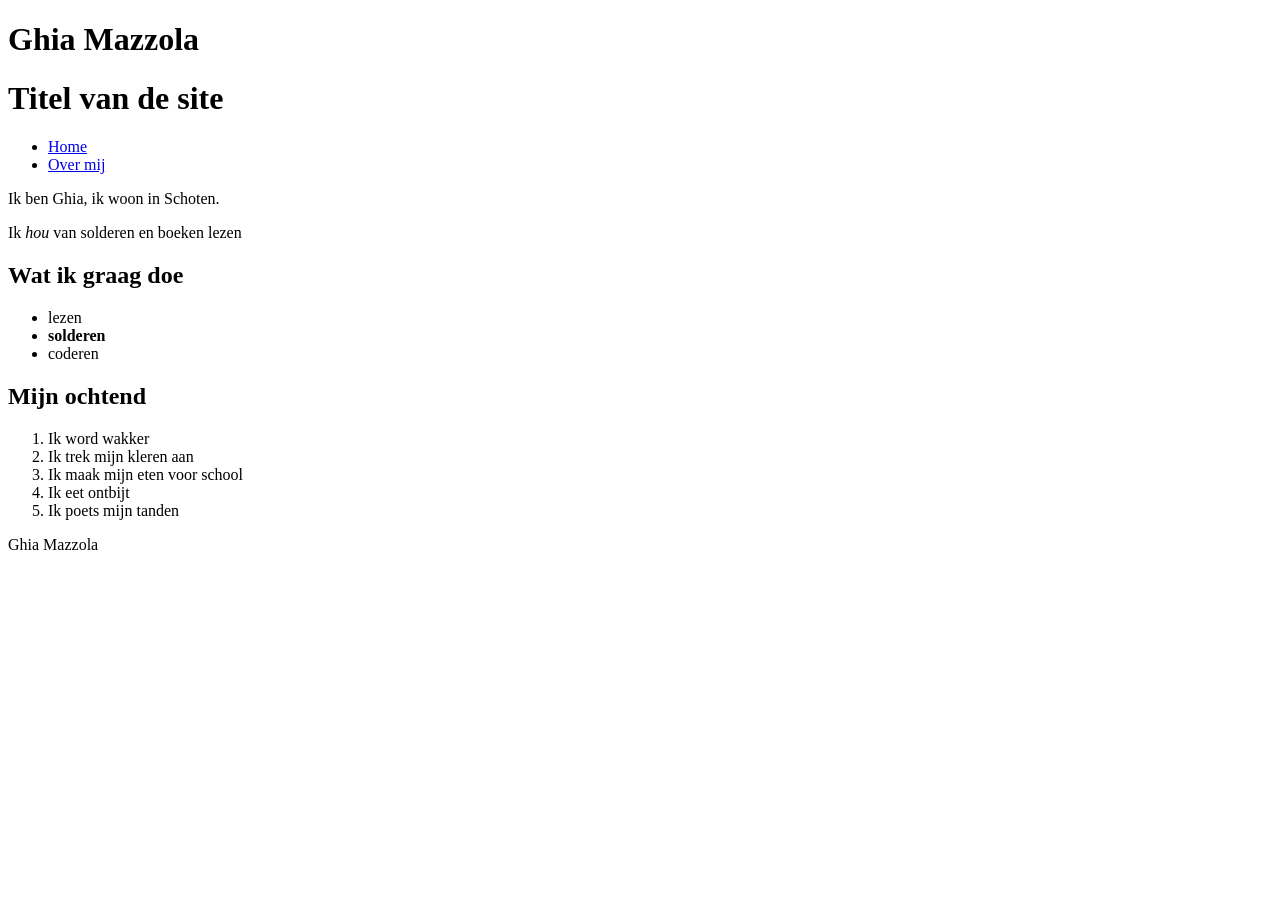
<file: labo-01/index.html>
<!DOCTYPE html>
<html lang="en">
<head>
    <meta charset="UTF-8">
    <meta name="viewport" content="width=device-width, initial-scale=1.0">
    <title>Document</title>
</head>
<body>
    <header> <h1>Ghia Mazzola</h1>

        <h1>Titel van de site</h1>
        <nav>
            <ul>
            <li><a href="index.html">Home</a></li>
            <li><a href="over-mij.html">Over mij</a></li>
            </ul>
        </nav>
    </header>
    <main>
   
    <p>Ik ben Ghia, ik woon in Schoten.</p>
    <p>Ik <em>hou</em> van solderen en boeken lezen</p>
    <h2>Wat ik graag doe</h2>
    <ul>
        <li>lezen</li>
        <li><strong>solderen</strong></li>
        <li>coderen</li>
    </ul>

    <h2>Mijn ochtend</h2>
        <ol>
            <li>Ik word wakker</li>
            <li>Ik trek mijn kleren aan</li>
            <li>Ik maak mijn eten voor school</li>
            <li>Ik eet ontbijt</li>
            <li>Ik poets mijn tanden</li>
        </ol>
    </main>
    <footer>
        Ghia Mazzola
    </footer>
</body>
</html>
</file>
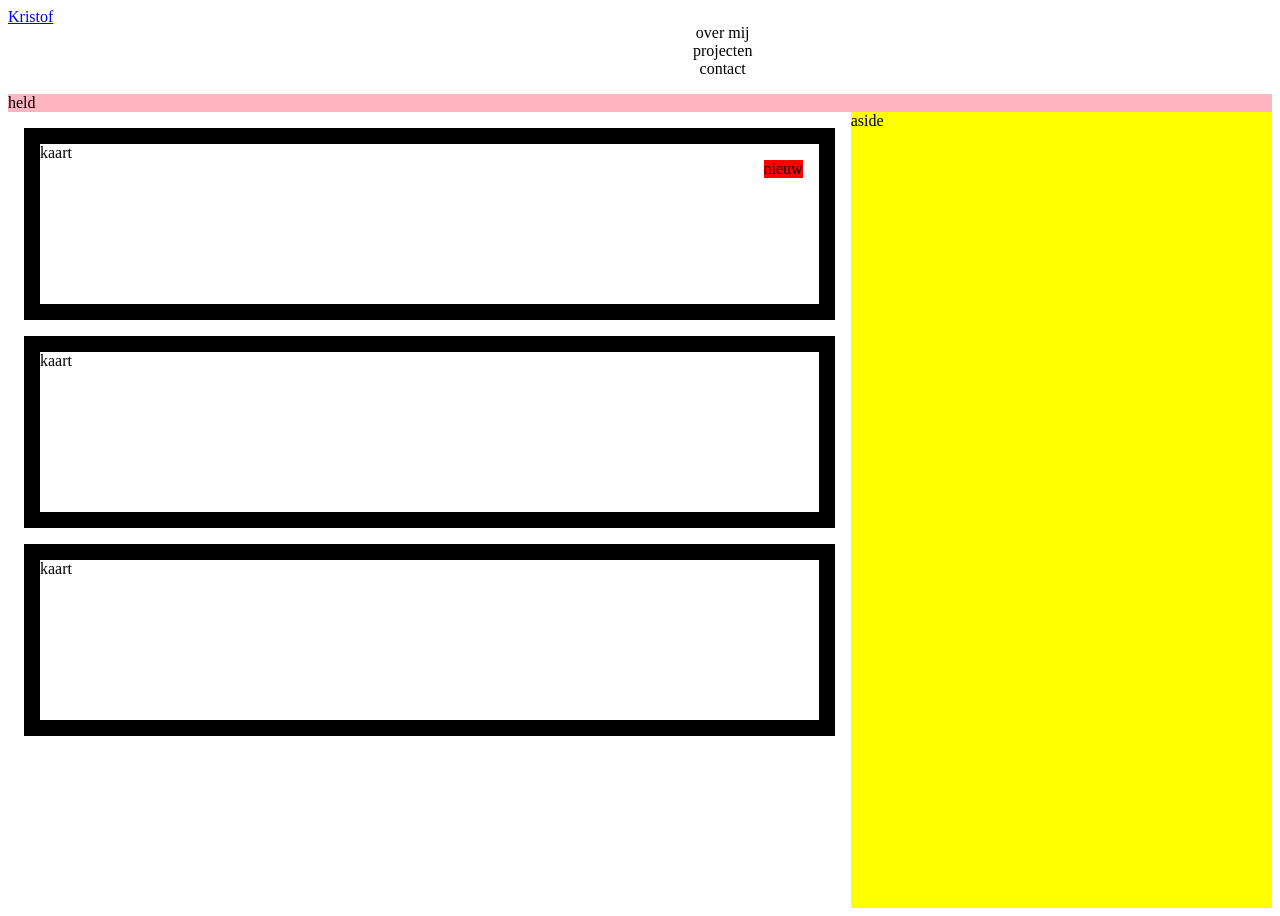
<file: testlab6/index.html>
<!DOCTYPE html>
<html lang="en">
<head>
    <meta charset="UTF-8">
    <meta name="viewport" content="width=device-width, initial-scale=1.0">
    <title>Document</title>
    <link rel="stylesheet" href="style.css">
</head>
<body>
 <header>
 <a class="naam" href="index.html">Kristof</a>
 <nav><ul><li>over mij</li><li>projecten</li><li>contact</li></ul></nav>
 </header>
 <section class="held">held</section>
 <main>
 <article class="kaart"><span class="badge">nieuw</span>kaart</article>
 <article class="kaart">kaart</article>
 <article class="kaart">kaart</article>
 </main>
 <aside>aside</aside>
 <footer
</body>
</html>
</file>
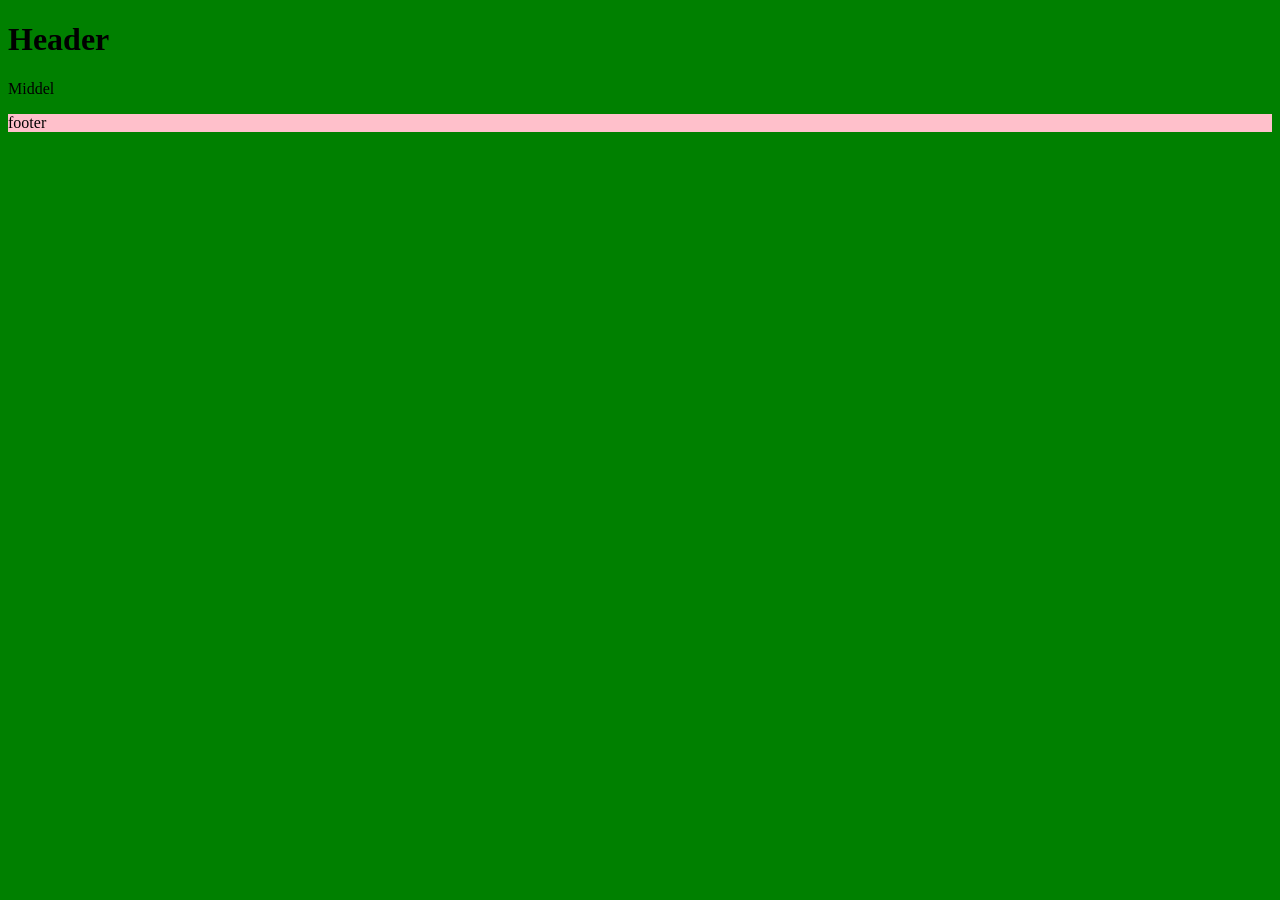
<file: testWebsite/index.html>
<!DOCTYPE html>
<html lang="en">
<head>
    <meta charset="UTF-8">
    <meta name="viewport" content="width=device-width, initial-scale=1.0">
    <title>Document</title>
    <link rel="stylesheet" href="CSS/style.css">
</head>
<body>
<div></div>
<div><h1>Header</h1></div>
<main>
    Middel
</main>
<footer>
    <p>footer</p>
</footer>
<div></div>
</body>
</html>
</file>
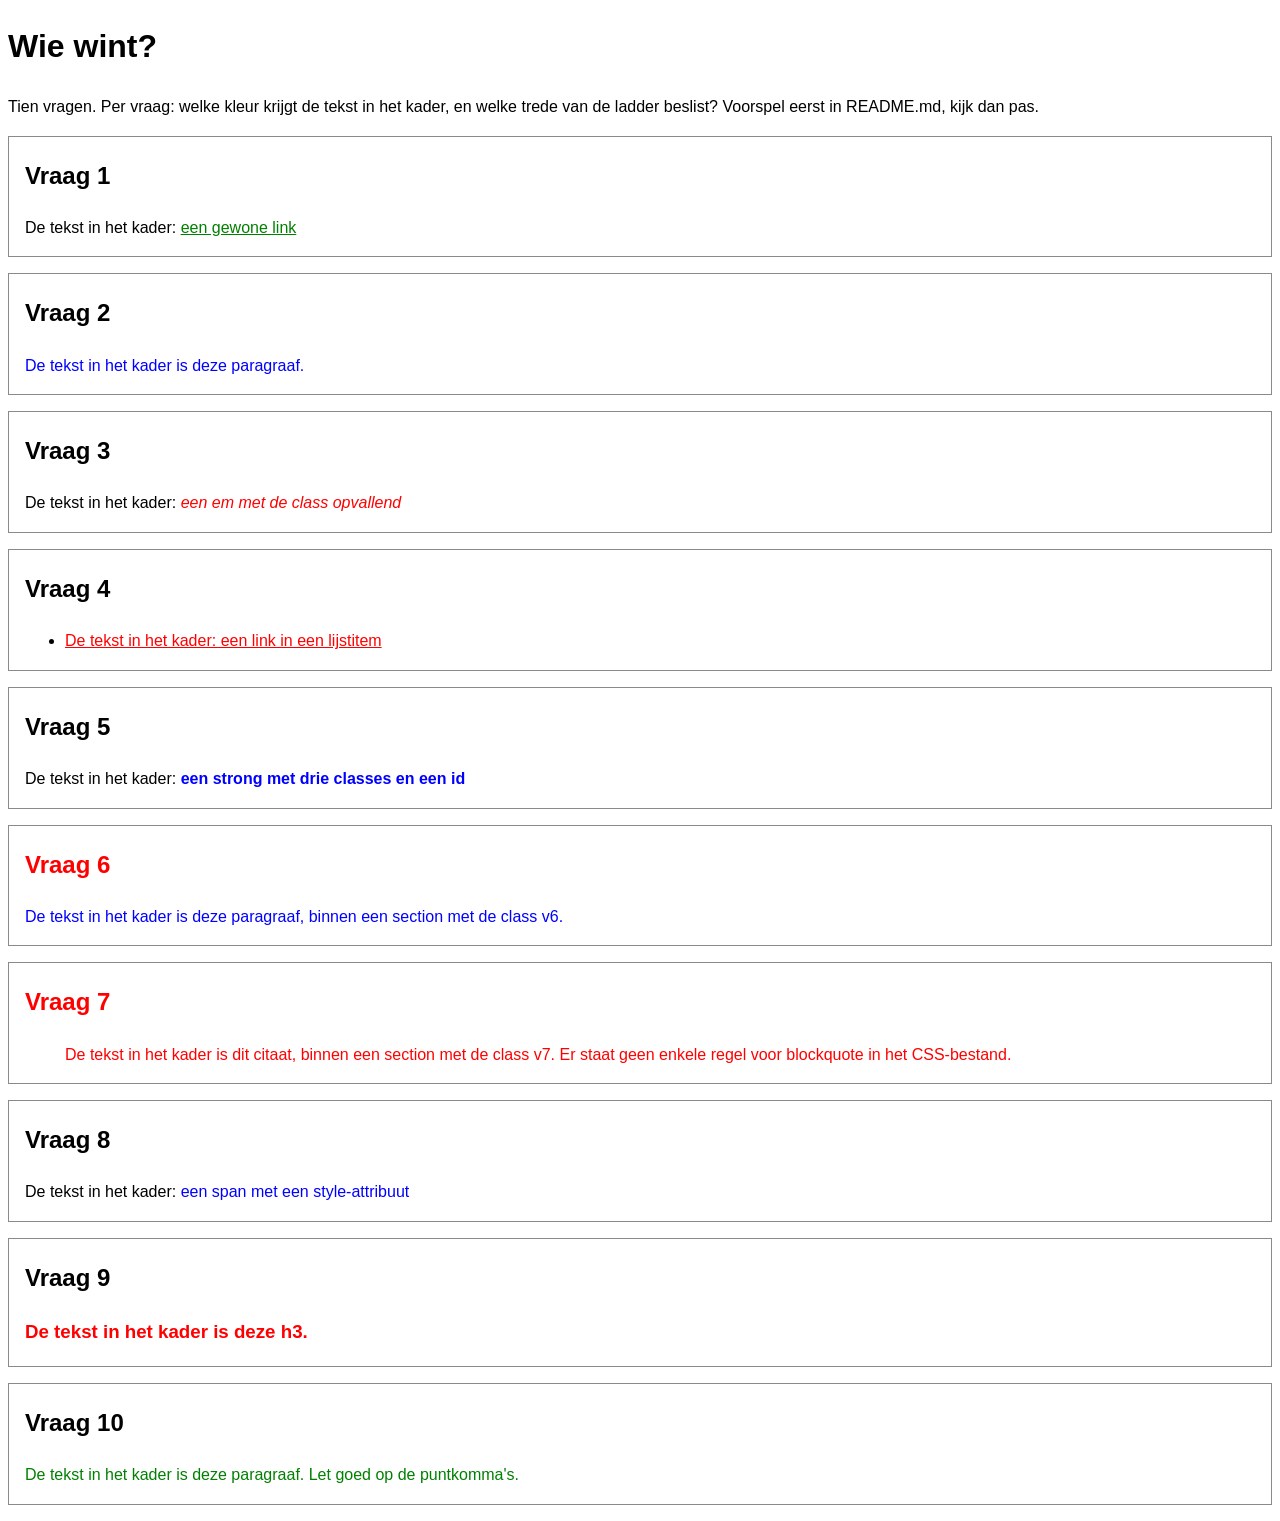
<file: labo-02/cascade/index.html>
<!-- index.html - oefening 3: voorspel, dan kijk. Wijzig dit bestand niet. -->
<!doctype html>
<html lang="nl">
  <head>
    <meta charset="utf-8">
    <meta name="viewport" content="width=device-width, initial-scale=1">
    <title>Wie wint? Tien vragen over de cascade</title>
    <link rel="stylesheet" href="css/stijl.css">
  </head>
  <body>
    <h1>Wie wint?</h1>
    <p>Tien vragen. Per vraag: welke kleur krijgt de tekst in het kader, en welke trede van de ladder beslist? Voorspel eerst in README.md, kijk dan pas.</p>

    <section class="vraag v1">
      <h2>Vraag 1</h2>
      <p>De tekst in het kader: <a href="#">een gewone link</a></p>
    </section>

    <section class="vraag v2">
      <h2>Vraag 2</h2>
      <p class="v2-tekst">De tekst in het kader is deze paragraaf.</p>
    </section>

    <section class="vraag v3">
      <h2>Vraag 3</h2>
      <p>De tekst in het kader: <em class="opvallend">een em met de class opvallend</em></p>
    </section>

    <section class="vraag v4">
      <h2>Vraag 4</h2>
      <ul>
        <li><a href="#">De tekst in het kader: een link in een lijstitem</a></li>
      </ul>
    </section>

    <section class="vraag v5">
      <h2>Vraag 5</h2>
      <p>De tekst in het kader: <strong class="een twee drie" id="v5-tekst">een strong met drie classes en een id</strong></p>
    </section>

    <section class="vraag v6">
      <h2>Vraag 6</h2>
      <p class="v6-tekst">De tekst in het kader is deze paragraaf, binnen een section met de class v6.</p>
    </section>

    <section class="vraag v7">
      <h2>Vraag 7</h2>
      <blockquote>De tekst in het kader is dit citaat, binnen een section met de class v7. Er staat geen enkele regel voor blockquote in het CSS-bestand.</blockquote>
    </section>

    <section class="vraag v8">
      <h2>Vraag 8</h2>
      <p>De tekst in het kader: <span class="v8-tekst" style="color: blue">een span met een style-attribuut</span></p>
    </section>

    <section class="vraag v9">
      <h2>Vraag 9</h2>
      <h3 class="v9-tekst">De tekst in het kader is deze h3.</h3>
    </section>

    <section class="vraag v10">
      <h2>Vraag 10</h2>
      <p class="v10-tekst">De tekst in het kader is deze paragraaf. Let goed op de puntkomma's.</p>
    </section>
  </body>
</html>
</file>
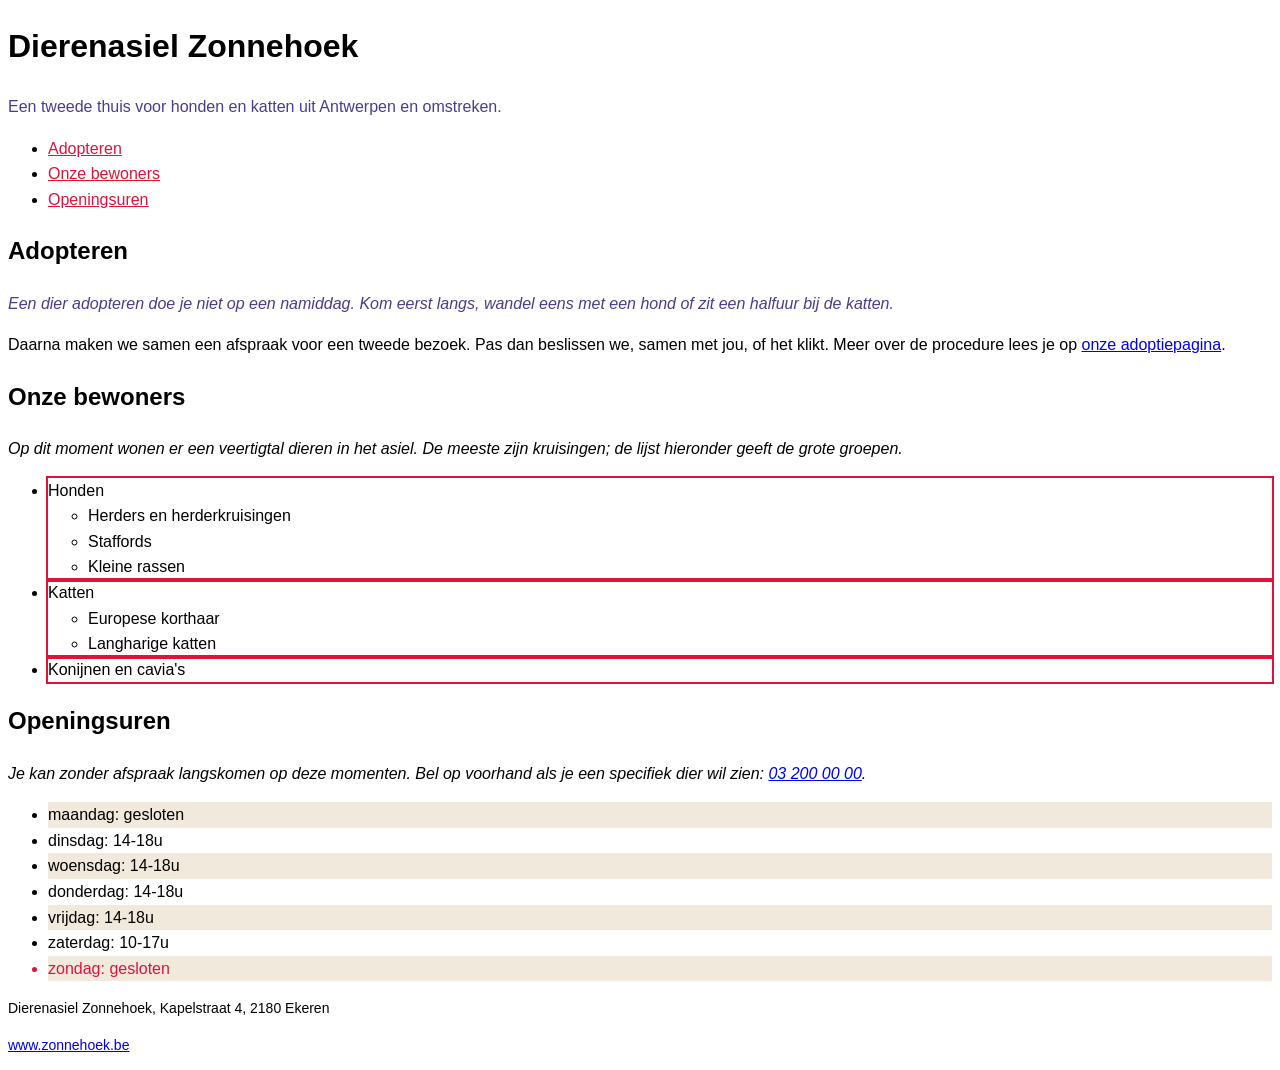
<file: labo-02/selectors/index.html>
<!-- index.html - oefening 2: selectors. Wijzig dit bestand niet; alles wat je nodig hebt, staat erin. -->
<!doctype html>
<html lang="nl">
  <head>
    <meta charset="utf-8">
    <meta name="viewport" content="width=device-width, initial-scale=1">
    <title>Dierenasiel Zonnehoek</title>
    <link rel="stylesheet" href="css/stijl.css">
  </head>
  <body>
    <header>
      <h1>Dierenasiel Zonnehoek</h1>
      <p class="slogan">Een tweede thuis voor honden en katten uit Antwerpen en omstreken.</p>
      <nav>
        <ul>
          <li><a href="#adopteren">Adopteren</a></li>
          <li><a href="#rassen">Onze bewoners</a></li>
          <li><a href="#uren">Openingsuren</a></li>
        </ul>
      </nav>
    </header>

    <main>
      <article>
        <h2 id="adopteren">Adopteren</h2>
        <p class="intro">Een dier adopteren doe je niet op een namiddag. Kom eerst langs, wandel eens met een hond of zit een halfuur bij de katten.</p>
        <p>Daarna maken we samen een afspraak voor een tweede bezoek. Pas dan beslissen we, samen met jou, of het klikt. Meer over de procedure lees je op <a href="https://www.zonnehoek.be/adoptie">onze adoptiepagina</a>.</p>

        <h2 id="rassen">Onze bewoners</h2>
        <p>Op dit moment wonen er een veertigtal dieren in het asiel. De meeste zijn kruisingen; de lijst hieronder geeft de grote groepen.</p>
        <ul class="rassen">
          <li>Honden
            <ul>
              <li>Herders en herderkruisingen</li>
              <li>Staffords</li>
              <li>Kleine rassen</li>
            </ul>
          </li>
          <li>Katten
            <ul>
              <li>Europese korthaar</li>
              <li>Langharige katten</li>
            </ul>
          </li>
          <li>Konijnen en cavia's</li>
        </ul>

        <h2 id="uren">Openingsuren</h2>
        <p>Je kan zonder afspraak langskomen op deze momenten. Bel op voorhand als je een specifiek dier wil zien: <a href="tel:+3232000000">03 200 00 00</a>.</p>
        <ul class="uren">
          <li>maandag: gesloten</li>
          <li>dinsdag: 14-18u</li>
          <li>woensdag: 14-18u</li>
          <li>donderdag: 14-18u</li>
          <li>vrijdag: 14-18u</li>
          <li>zaterdag: 10-17u</li>
          <li>zondag: gesloten</li>
        </ul>
      </article>
    </main>

    <footer>
      <p>Dierenasiel Zonnehoek, Kapelstraat 4, 2180 Ekeren</p>
      <p><a href="https://www.zonnehoek.be">www.zonnehoek.be</a></p>
    </footer>
  </body>
</html>
</file>
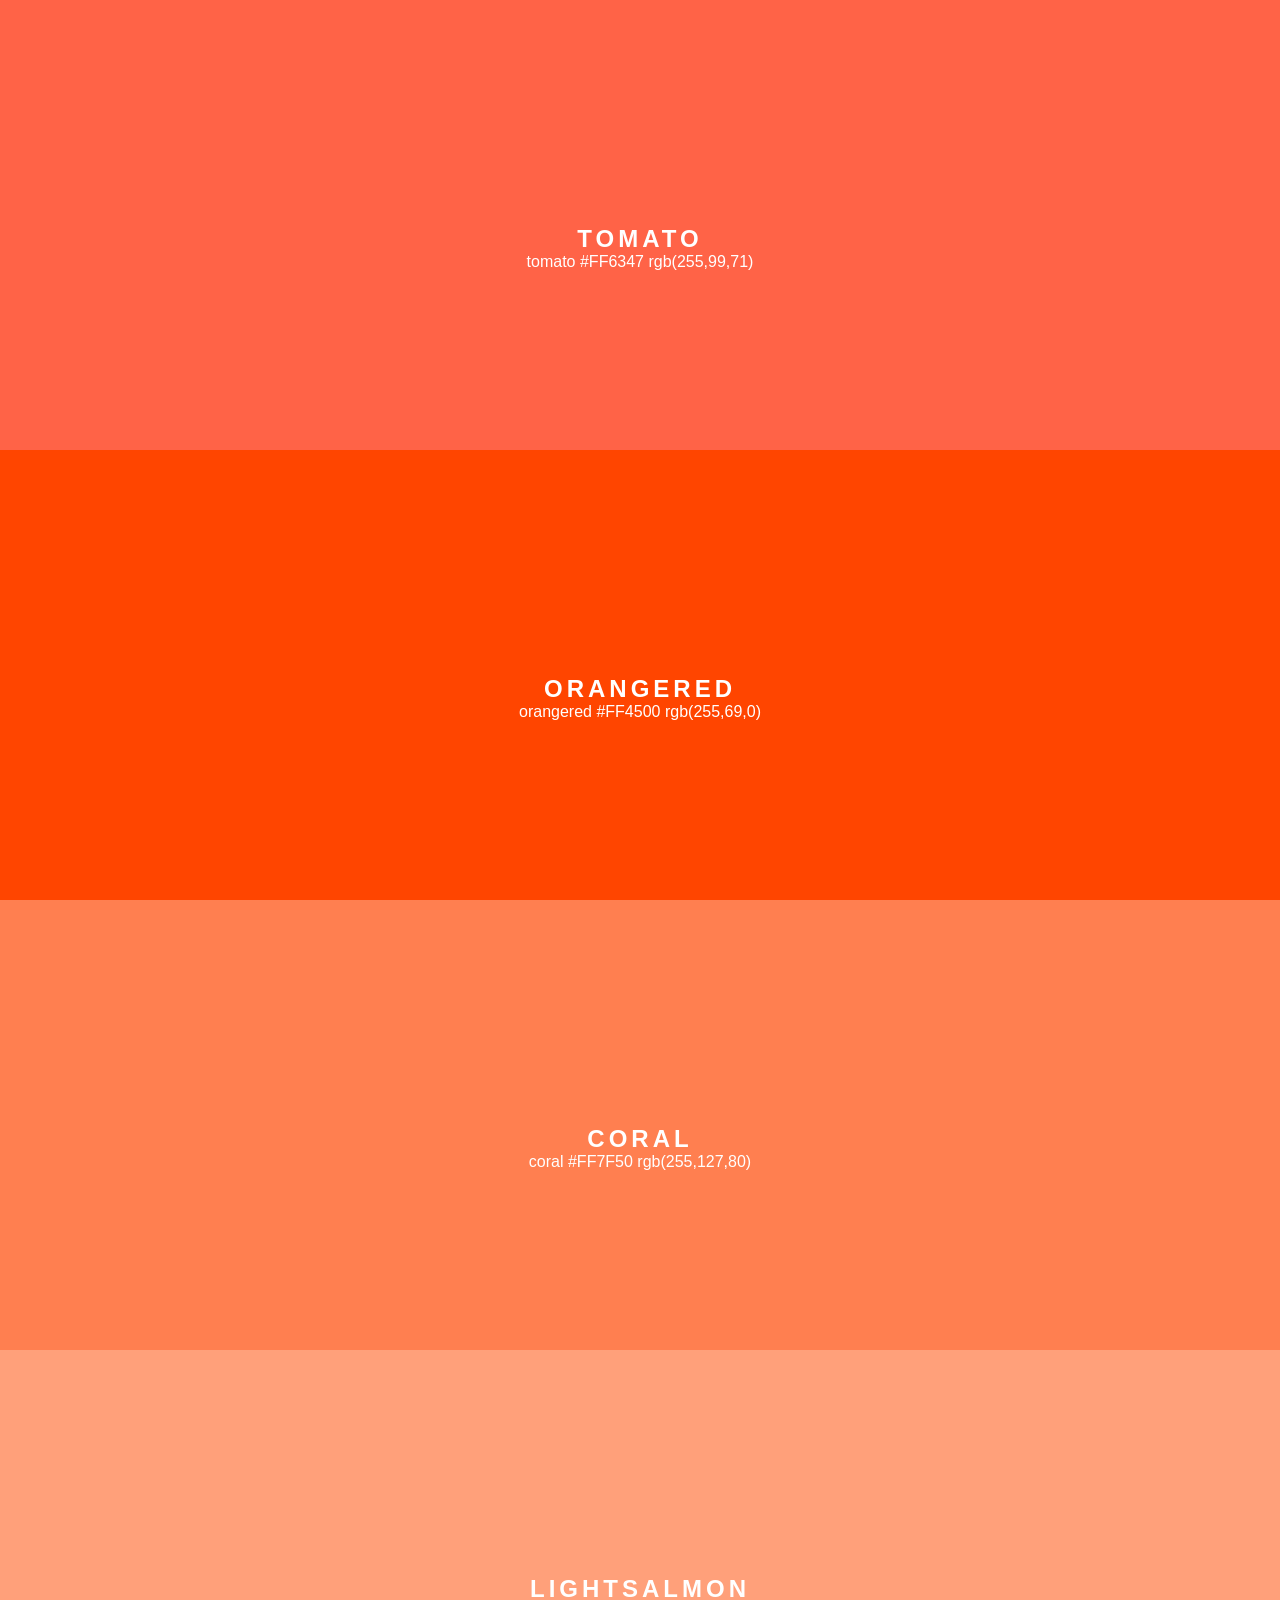
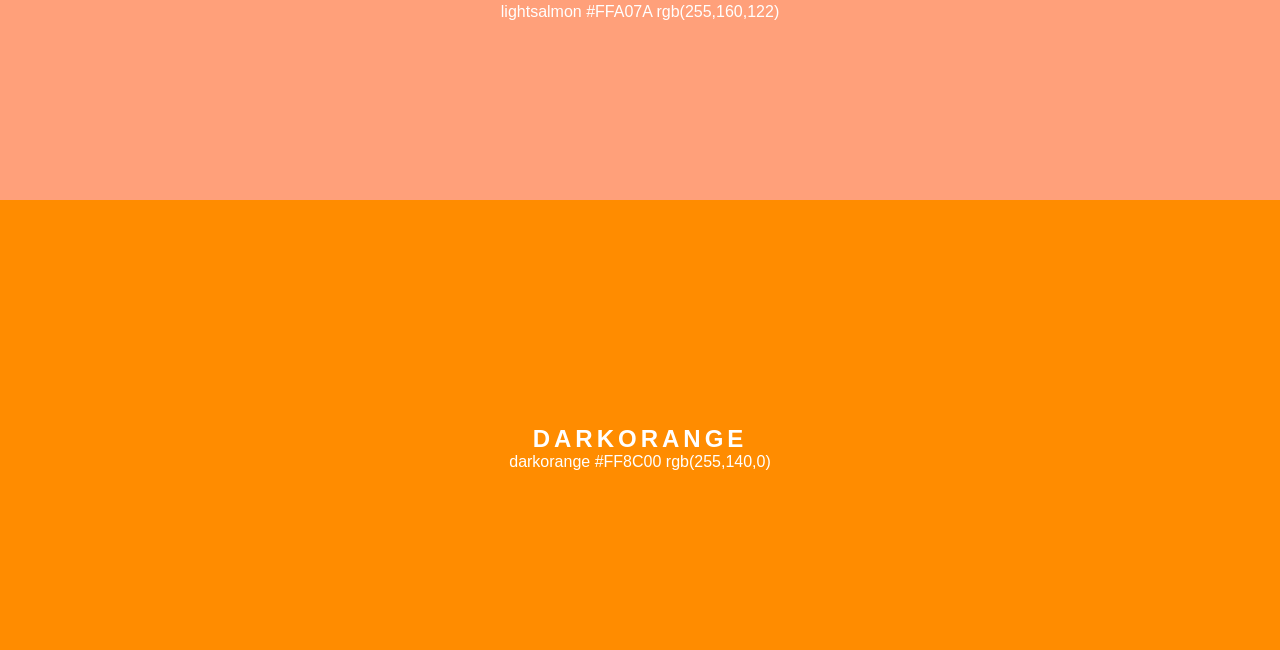
<file: Labo-03/kleuren/index.html>
<!doctype html>
<html lang="en">
<head>
  <meta charset="utf-8">
  <meta name="viewport" content="width=device-width, initial-scale=1">
  <title>Labo 3 - Kleurenstalen</title>
  <link rel="stylesheet" href="css/reset.css">
  <link rel="stylesheet" href="css/stijl.css">
</head>
<body>
  <!-- Do not change this file. Write your CSS in css/stijl.css. -->
  <ul>
    <li class="tomato">
      <h2>TOMATO</h2>
      <p class="codes"><span>tomato</span> <span>#FF6347</span> <span>rgb(255,99,71)</span></p>
    </li>
    <li class="orangered">
      <h2>ORANGERED</h2>
      <p class="codes"><span>orangered</span> <span>#FF4500</span> <span>rgb(255,69,0)</span></p>
    </li>
    <li class="coral">
      <h2>CORAL</h2>
      <p class="codes"><span>coral</span> <span>#FF7F50</span> <span>rgb(255,127,80)</span></p>
    </li>
    <li class="lightsalmon">
      <h2>LIGHTSALMON</h2>
      <p class="codes"><span>lightsalmon</span> <span>#FFA07A</span> <span>rgb(255,160,122)</span></p>
    </li>
    <li class="darkorange">
      <h2>DARKORANGE</h2>
      <p class="codes"><span>darkorange</span> <span>#FF8C00</span> <span>rgb(255,140,0)</span></p>
    </li>
  </ul>
</body>
</html>
</file>
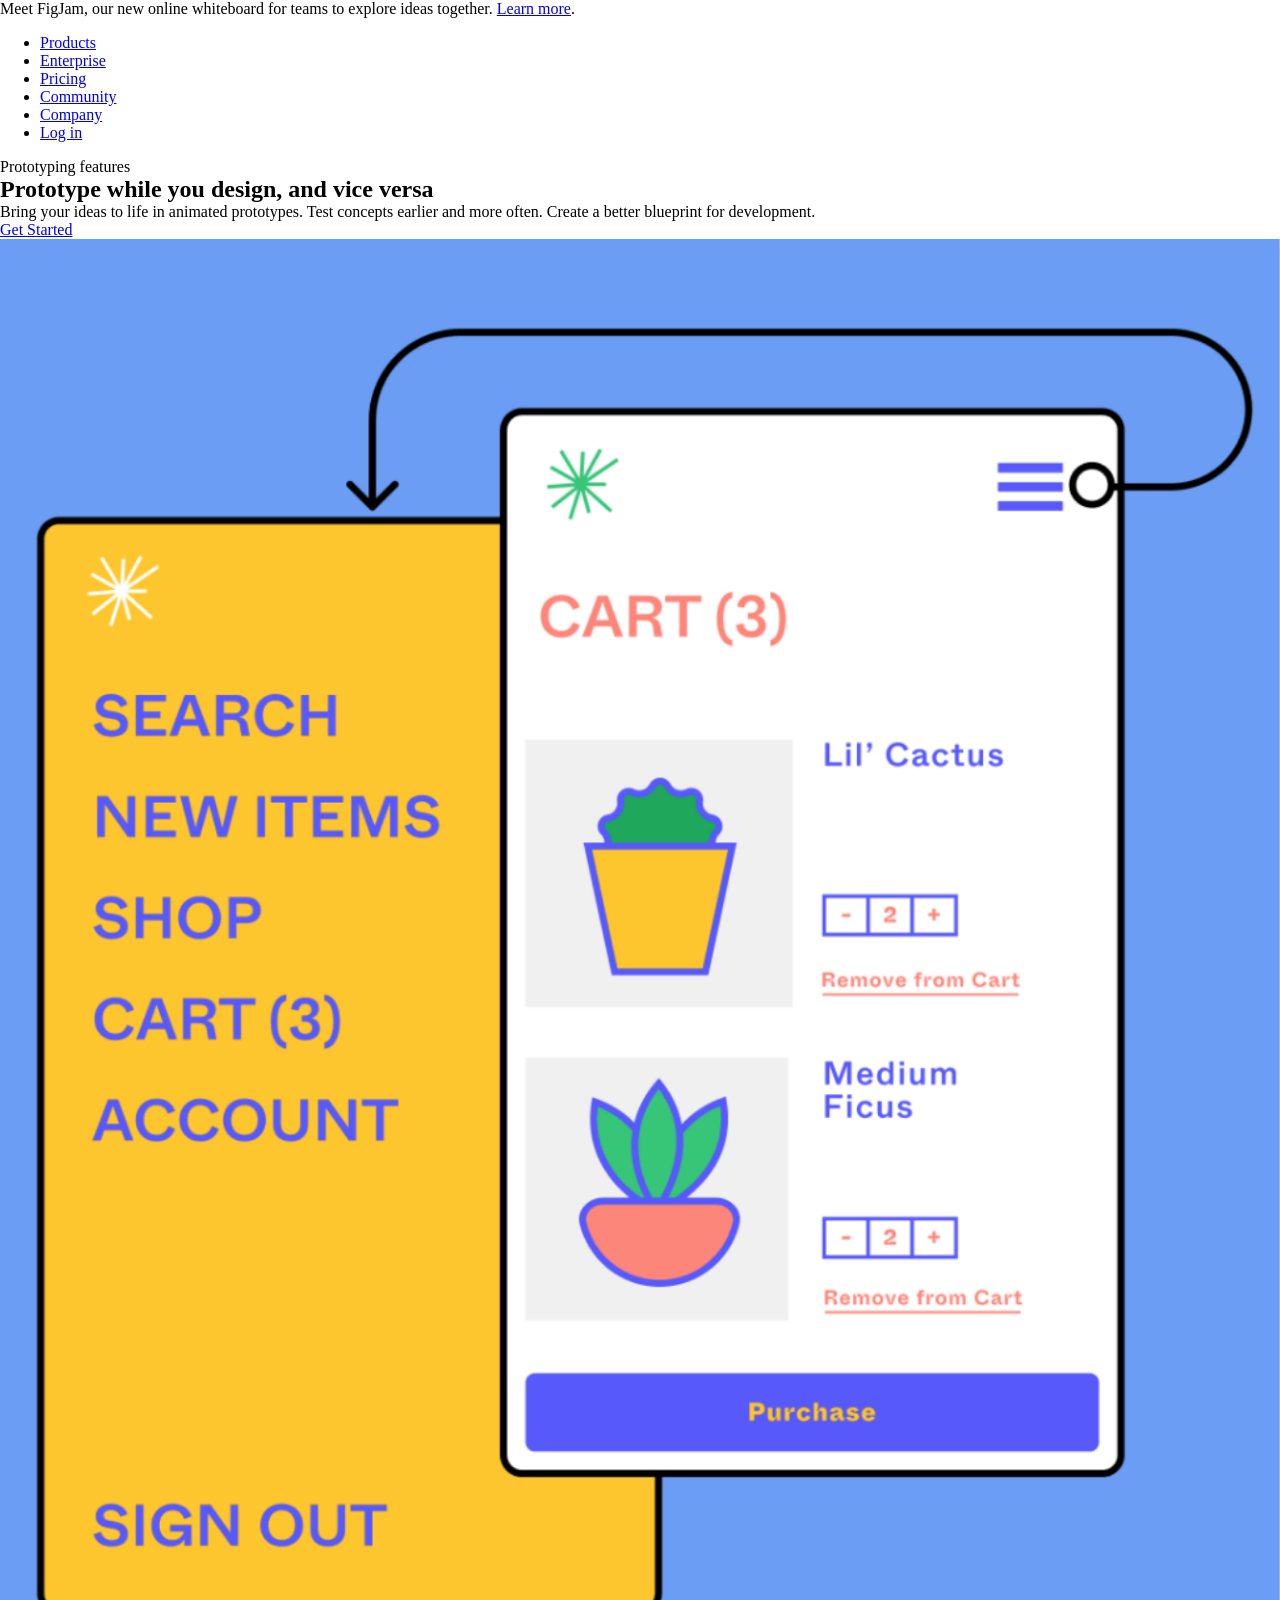
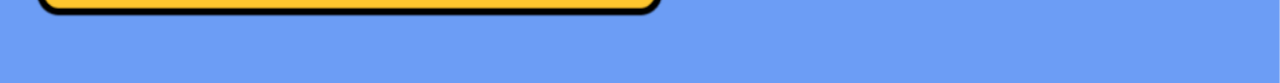
<file: Labo-03/landing/index.html>
<!doctype html>
<html lang="en">
<head>
  <meta charset="utf-8">
  <meta name="viewport" content="width=device-width, initial-scale=1">
  <title>Labo 3 - Landingspagina</title>
  <link rel="stylesheet" href="css/reset.css">
  <link rel="stylesheet" href="css/stijl.css">
</head>
<body>
  <!-- Do not change this file. Write your CSS in css/stijl.css.
       Not visible in the screenshot: on :hover and :focus the links in the
       banner and in the navigation get an underline, and the button turns
       dark grey (#333333) instead of black. -->
  <div class="banner">
    <p>Meet FigJam, our new online whiteboard for teams to explore ideas together. <a href="#">Learn more</a>.</p>
  </div>
  <header>
    <nav>
      <ul>
        <li><a href="#">Products</a></li>
        <li><a href="#">Enterprise</a></li>
        <li><a href="#">Pricing</a></li>
        <li><a href="#">Community</a></li>
        <li><a href="#">Company</a></li>
        <li><a href="#">Log in</a></li>
      </ul>
    </nav>
  </header>
  <main>
    <article>
      <p class="bovenkop">Prototyping features</p>
      <h1>Prototype while you design, and vice versa</h1>
      <p>Bring your ideas to life in animated prototypes. Test concepts earlier and more often. Create a better blueprint for development.</p>
      <a href="#" class="knop">Get Started</a>
    </article><!-- no whitespace between these two tags: see syllabus 3.7 --><div class="afbeelding">
      <img src="afbeeldingen/prototype.png" alt="Prototype of a plant shop: a yellow menu panel next to a white cart screen">
    </div>
  </main>
</body>
</html>
</file>
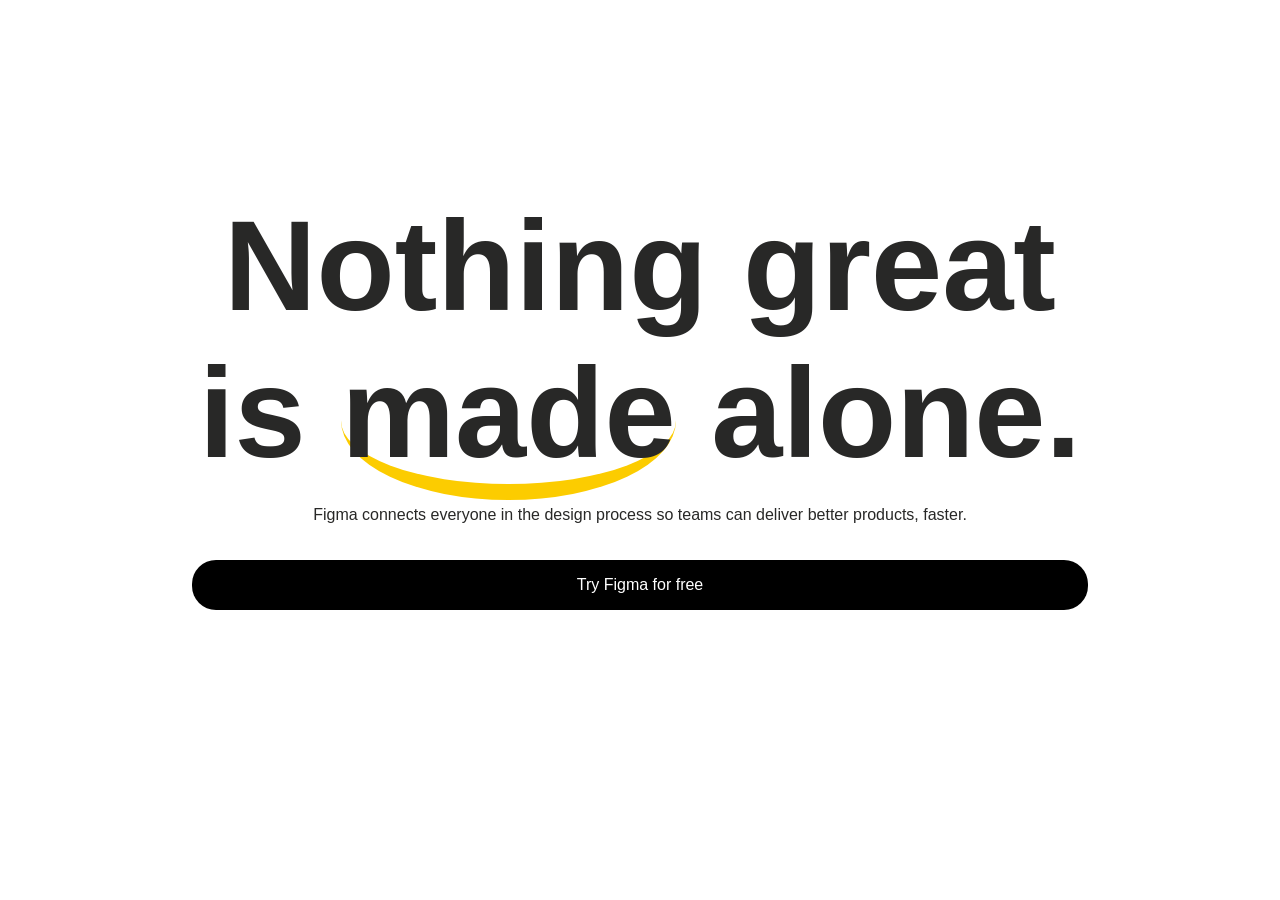
<file: Labo-03/slogan/index.html>
<!doctype html>
<html lang="en">
<head>
  <meta charset="utf-8">
  <meta name="viewport" content="width=device-width, initial-scale=1">
  <title>Labo 3 - Slogan</title>
  <link rel="stylesheet" href="css/reset.css">
  <link rel="stylesheet" href="css/stijl.css">
</head>
<body>
  <!-- Do not change this file. Write your CSS in css/stijl.css.
       Not visible in the screenshot: on :hover and :focus the button turns
       dark grey (#333333) instead of black. -->
  <h2>Nothing great is <span>made</span> alone.</h2>
  <p>Figma connects everyone in the design process so teams can deliver better products, faster.</p>
  <a href="https://www.figma.com">Try Figma for free</a>
</body>
</html>
</file>
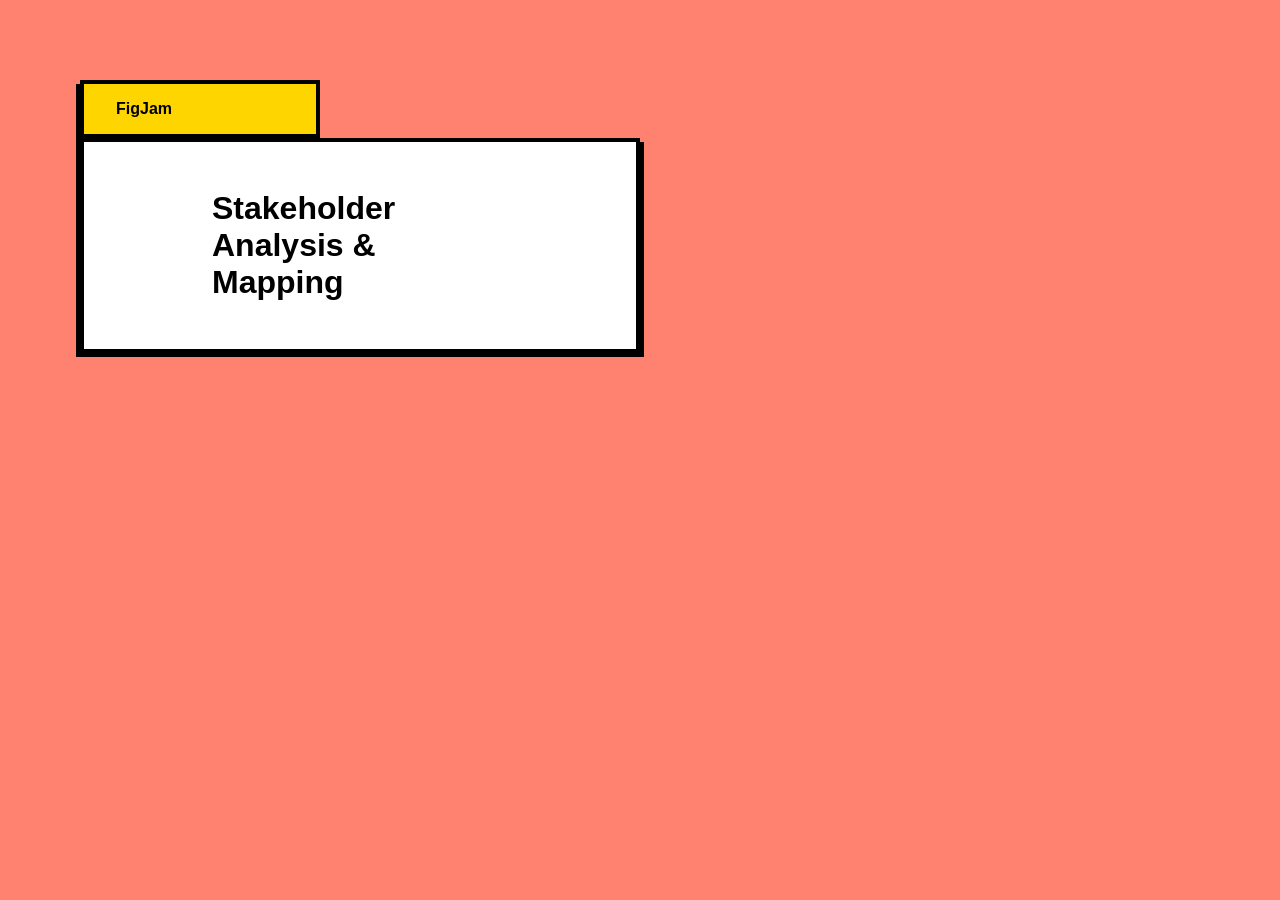
<file: Labo-03/tabblad/index.html>
<!doctype html>
<html lang="en">
<head>
  <meta charset="utf-8">
  <meta name="viewport" content="width=device-width, initial-scale=1">
  <title>Labo 3 - Tabblad</title>
  <link rel="stylesheet" href="css/reset.css">
  <link rel="stylesheet" href="css/stijl.css">
</head>
<body>
  <!-- Do not change this file. Write your CSS in css/stijl.css. -->
  <h1>FigJam</h1>
  <h2>Stakeholder Analysis &amp; Mapping</h2>
</body>
</html>
</file>
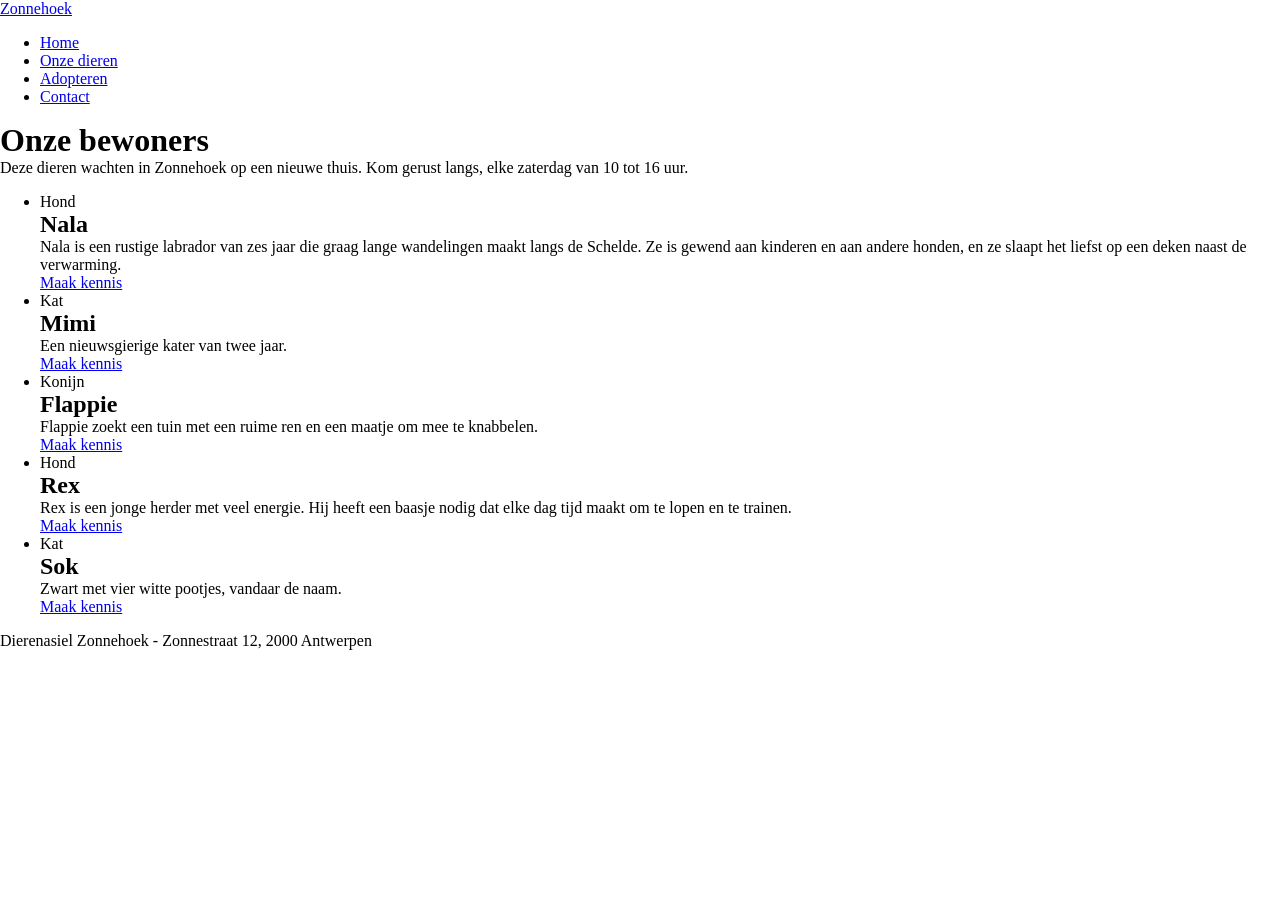
<file: labo-04/dierenasiel/index.html>
<!doctype html>
<html lang="nl">
<head>
  <meta charset="utf-8">
  <meta name="viewport" content="width=device-width, initial-scale=1">
  <title>Labo 4 - Dierenasiel Zonnehoek</title>
  <link rel="stylesheet" href="css/reset.css">
  <link rel="stylesheet" href="css/stijl.css">
</head>
<body>
  <!-- Do not change this file. Write your CSS in css/stijl.css.
       Not visible in the screenshot: on :hover and :focus the links in the
       navigation get an underline, and a button turns dark (#2b2b2b). -->
  <header>
    <a class="logo" href="index.html">Zonnehoek</a>
    <nav>
      <ul>
        <li><a href="index.html">Home</a></li>
        <li><a href="dieren.html" class="actief">Onze dieren</a></li>
        <li><a href="adopteren.html">Adopteren</a></li>
        <li><a href="contact.html">Contact</a></li>
      </ul>
    </nav>
  </header>
  <main>
    <h1>Onze bewoners</h1>
    <p class="intro">Deze dieren wachten in Zonnehoek op een nieuwe thuis. Kom gerust langs, elke zaterdag van 10 tot 16 uur.</p>
    <ul class="kaarten">
      <li class="kaart uitgelicht">
        <p class="soort">Hond</p>
        <h2>Nala</h2>
        <p class="beschrijving">Nala is een rustige labrador van zes jaar die graag lange wandelingen maakt langs de Schelde. Ze is gewend aan kinderen en aan andere honden, en ze slaapt het liefst op een deken naast de verwarming.</p>
        <a class="knop" href="#">Maak kennis</a>
      </li>
      <li class="kaart">
        <p class="soort">Kat</p>
        <h2>Mimi</h2>
        <p class="beschrijving">Een nieuwsgierige kater van twee jaar.</p>
        <a class="knop" href="#">Maak kennis</a>
      </li>
      <li class="kaart">
        <p class="soort">Konijn</p>
        <h2>Flappie</h2>
        <p class="beschrijving">Flappie zoekt een tuin met een ruime ren en een maatje om mee te knabbelen.</p>
        <a class="knop" href="#">Maak kennis</a>
      </li>
      <li class="kaart">
        <p class="soort">Hond</p>
        <h2>Rex</h2>
        <p class="beschrijving">Rex is een jonge herder met veel energie. Hij heeft een baasje nodig dat elke dag tijd maakt om te lopen en te trainen.</p>
        <a class="knop" href="#">Maak kennis</a>
      </li>
      <li class="kaart">
        <p class="soort">Kat</p>
        <h2>Sok</h2>
        <p class="beschrijving">Zwart met vier witte pootjes, vandaar de naam.</p>
        <a class="knop" href="#">Maak kennis</a>
      </li>
    </ul>
  </main>
  <footer>
    <p>Dierenasiel Zonnehoek - Zonnestraat 12, 2000 Antwerpen</p>
  </footer>
</body>
</html>
</file>
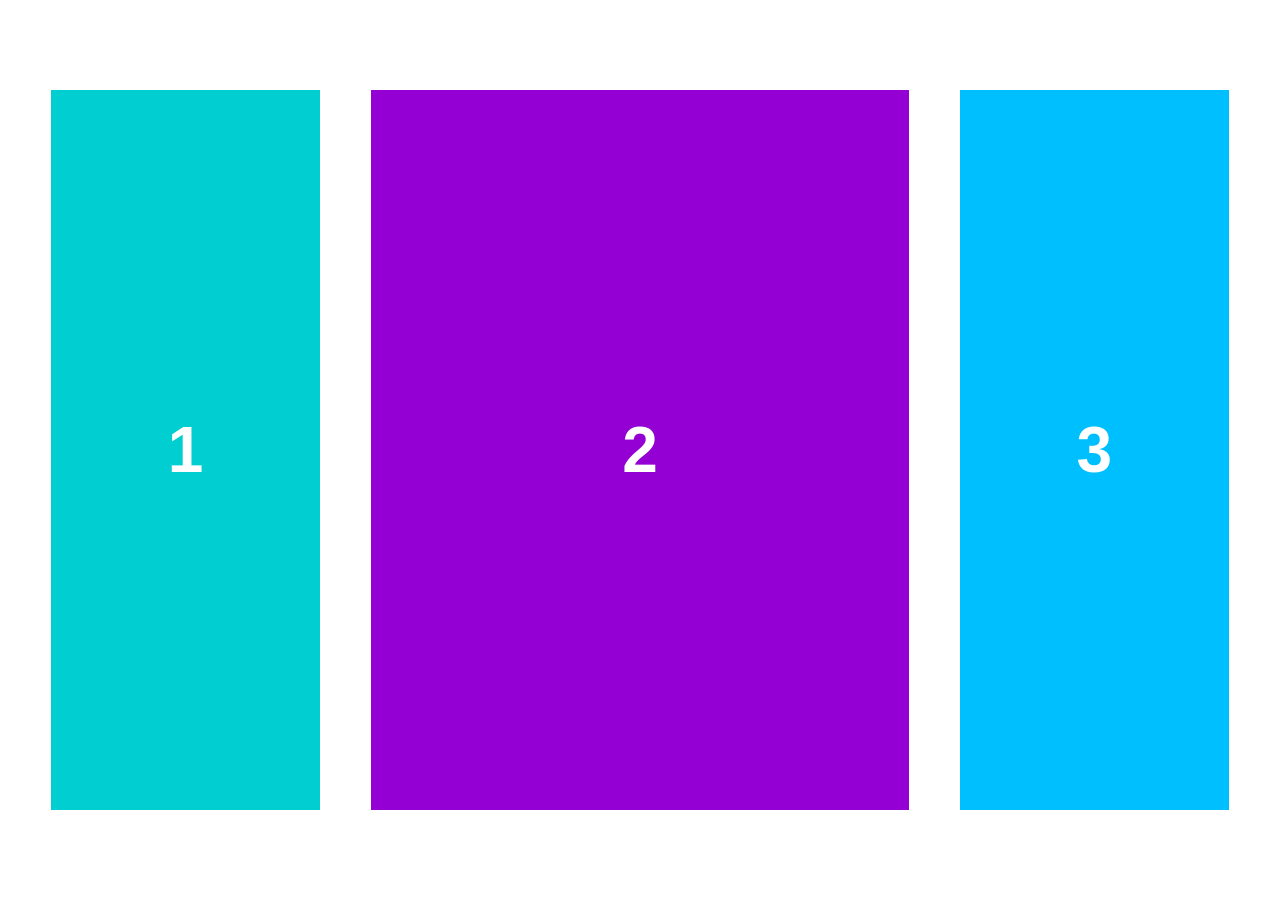
<file: labo-04/kolommen/index.html>
<!doctype html>
<html lang="nl">
<head>
  <meta charset="utf-8">
  <meta name="viewport" content="width=device-width, initial-scale=1">
  <title>Labo 4 - Drie kolommen</title>
  <link rel="stylesheet" href="css/reset.css">
  <link rel="stylesheet" href="css/stijl.css">
</head>
<body>
  <!-- Do not change this file. Write your CSS in css/stijl.css. -->
  <main>
    <div>1</div>
    <div>2</div>
    <div>3</div>
  </main>
</body>
</html>
</file>
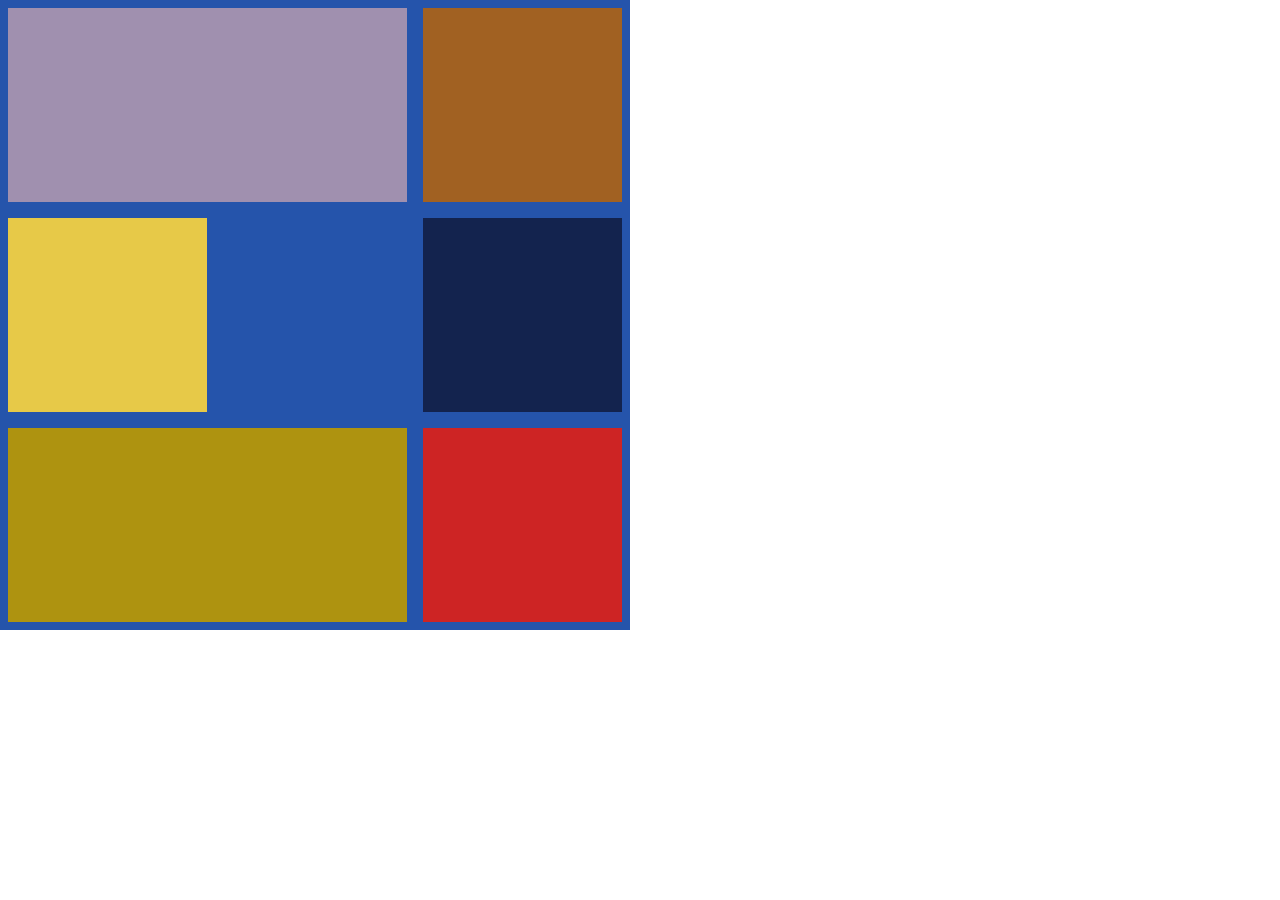
<file: labo-04/mondriaan/index.html>
<!doctype html>
<html lang="nl">
<head>
  <meta charset="utf-8">
  <meta name="viewport" content="width=device-width, initial-scale=1">
  <title>Labo 4 - Mondriaan</title>
  <link rel="stylesheet" href="css/reset.css">
  <link rel="stylesheet" href="css/stijl.css">
</head>
<body>
  <!-- Do not change this file. Write your CSS in css/stijl.css. -->
  <main class="schilderij">
    <div class="lila"></div>
    <div class="bruin"></div>
    <div class="geel"></div>
    <div class="marine"></div>
    <div class="olijf"></div>
    <div class="rood"></div>
  </main>
</body>
</html>
</file>
<file: testlab6/style.css>
body{
    display: grid;
    grid-template-rows: auto auto 1fr auto auto;
    height: 100vh;
}
main{
    display: grid;
    gap: 1rem;
    padding: 1rem;
    grid-template-rows: auto auto auto 1fr;
}
article{
    border: 1rem solid black;
    height: 10rem;
    position: relative;
}


section.held{
    background-color: lightpink;

}
aside{
    background-color: yellow;
}
footer{
    background-color: lightgreen;
}
span.badge{
    background-color: red;
    position: absolute;
    top: 1rem;
    right: 1rem;

}

@media (min-width:45rem){
    header{display: flex; gap: 5rem;}
    nav{flex: 1;}
    nav ul{flex-direction: row; height: 100%;}
    nav ul li{margin: 0;flex: 1; display: grid;place-items: center;}
    h1{margin-right: auto;}


}
@media(min-width:75rem){
    body{
    grid-template-columns: 2fr 1fr;
    grid-template-rows: auto auto 1fr auto auto;
    height: 100vh;
}
header,.held,footer{grid-column: 1/3;}


}
</file>
<file: testWebsite/CSS/style.css>
.main{
    color: blue;
    background-color: blue;
}
p {
    background-color: pink;
}
body{
    background-color: green;
}
/*
@media (min-width:1000px) {
    body{
        background-color: lightcyan;
        grid-template-columns: 1fr 1fr 1fr;
    }

}

@media (min-width:1400px) {
    body{
        background-color: lightgoldenrodyellow;
        grid-template-columns: 1fr 1fr
    }
    h1{
        display: show;
    }
}*/
</file>
<file: labo-02/cascade/css/stijl.css>
/* stijl.css - oefening 3: voorspel, dan kijk. Wijzig dit bestand niet. */

/* Opmaak van de pagina zelf; doet niet mee in de vragen. */
body {
  font-family: Verdana, sans-serif;
  line-height: 1.6;
}

.vraag {
  border: 1px solid #8a8a89;
  padding: 0 1rem;
  margin-bottom: 1rem;
}

/* ---- vraag 1 ---- */
a {
  color: green;
}

/* ---- vraag 2 ---- */
.v2-tekst {
  color: red;
}

.v2-tekst {
  color: blue;
}

/* ---- vraag 3 ---- */
.opvallend {
  color: red;
}

em {
  color: blue;
}

/* ---- vraag 4 ---- */
.v4 > a {
  color: green;
}

.v4 a {
  color: red;
}

/* ---- vraag 5 ---- */
.een.twee.drie {
  color: red;
}

#v5-tekst {
  color: blue;
}

/* ---- vraag 6 ---- */
.v6 {
  color: red;
}

.v6-tekst {
  color: blue;
}

/* ---- vraag 7 ---- */
.v7 {
  color: red;
}

/* ---- vraag 8 ---- */
.v8-tekst {
  color: red;
}

/* ---- vraag 9 ---- */
h3 {
  color: red !important;
}

.v9-tekst {
  color: blue;
}

/* ---- vraag 10 ---- */
.v10-tekst {
  color: green;
  font-size: 1.5rem
  color: blue;
}
</file>
<file: labo-02/selectors/css/stijl.css>
/* stijl.css - oefening 2: selectors schrijven en lezen */

/* Schrijf onder elke opdracht de regel met de selector die precies die
   elementen raakt. Gebruik de declaratie die erbij staat, zodat je in de
   browser meteen ziet wat je raakte. Voeg niets toe aan index.html. */

body {
  font-family: Verdana, sans-serif;
  line-height: 1.6;
}

/* 1. alle links in de navigatie -> color: crimson; */
nav a {
      color: crimson;
}

/* 2. alleen de paragrafen in de footer -> font-size: 0.875rem; */
footer p {
      font-size:0.875rem;
}

/* 3. alleen de lijstitems van het BUITENSTE niveau in de lijst met de class
      rassen (dus niet de items van de binnenlijsten) -> outline: 2px solid crimson;
      (outline tekent een kader rond precies het element dat je raakte; de
      property zelf komt in hoofdstuk 3) */
ul.rassen > li {
  outline: 2px solid crimson;
}


/* 4. de paragraaf die onmiddellijk na elke h2 komt -> font-style: italic; */
h2+p{
      font-style: italic;
}

/* 5. elk oneven item in de lijst met openingsuren -> background-color: #f1e9dc; */
.uren li:nth-child(odd){
      background-color:#f1e9dc ;
}

/* 6. het laatste item in de lijst met openingsuren -> color: crimson; */
.uren li:last-child{
      color:crimson;
}

/* 7. de slogan en de intro tegelijk, in één regel -> color: darkslateblue; */
.slogan,.intro{
      color:darkslateblue;
}

/* 8. elke link in main wanneer de muis erover gaat OF wanneer ze focus heeft
      -> background-color: yellow; */
main a:hover,
main a:focus {
  background-color: yellow;
}


/* ---- Lezen: welke elementen raken deze vijf selectors? Schrijf het antwoord
   in één zin per selector in README.md. Verander hier niets. ---- */

/* a. header nav ul li a */
/* b. article > p */
/* c. .uren li:nth-child(3) */
/* d. h2 ~ p */
/* e. .rassen li:first-child */
</file>
<file: Labo-03/kleuren/css/stijl.css>
/* stijl.css - labo 3, kleuren (reset.css is linked before this file) */

/* === tokens === */
:root {
--font-body: Arial;
--color:white;
--text-decoration:none;
}

/* === your rules === */
ul{
    margin: 0;
    padding: 0;
    list-style: none;
}
li{
    box-sizing: border-box;
    height: 50vh;
    width: 100%;
    color: var(--color);
    font-family: var(--font-body); 
    text-align: center;
    padding-top:25vh;
}
h2 {
    letter-spacing: 0.25rem;
}
.tomato{
    background-color: tomato;
}
.orangered{
    background-color: orangered;
}
.coral{
    background-color: coral;
}
.lightsalmon{
    background-color: lightsalmon;
}
.darkorange{
    background-color: darkorange;
}
</file>
<file: Labo-03/landing/css/stijl.css>
/* stijl.css - labo 3, landing (reset.css is linked before this file) */

/* === tokens === */
:root {

}

/* === your rules === */
</file>
<file: Labo-03/slogan/css/stijl.css>
/* stijl.css - labo 3, slogan (reset.css is linked before this file) */

/* === tokens === */
:root {
--tekst:#282827;
--geel:#fccc00;
}

/* === your rules === */
body{
    text-align: center;
    font-family: arial;
    color: var(--tekst);
    padding:12rem;
}
h2 {
    font-size: 8rem;   

}
h2, p{
    margin-bottom: 1rem;
}
h2 span{
    border-bottom: 1rem solid var(--geel);
    border-radius: 100%;
}
p{
    line-height: 1.6rem;
    margin-bottom: 2rem;
}
a{
    color: white;
    background-color: black;
    text-decoration: none;
    padding: 1rem 2rem;
    border-radius: 1.5rem;
    display: block;
}
a:hover,
a:focus{
    background-color: red;
}
</file>
<file: Labo-03/tabblad/css/stijl.css>
/* stijl.css - labo 3, tabblad (reset.css is linked before this file) */

/* === tokens === */
:root {
--achtergrond:#ff816f;
--tabblad:#ffd500;

}

/* === your rules === */
body{
    background-color: var(--achtergrond);
    font-family: arial;
    padding: 5rem;
}
h2{
    font-size: 2em;
    width: 35rem;
    background-color: white;
    border: 0.25rem solid black;
    padding:3rem 8rem;
    box-shadow: 0.25rem 0.25rem,-0.25rem 0.25rem black;  
}
h1{
    font-size: 1em;
    width: 15rem;
    background-color:var(--tabblad);
    border: 0.25rem solid black;
    padding:1rem 2rem;
    border-bottom:0,3.5;
    box-shadow: -0.25rem 0.25rem black;   
}
</file>
<file: labo-04/dierenasiel/css/stijl.css>
/* stijl.css - labo 4, dierenasiel (reset.css is linked before this file) */

/* === tokens === */
:root {

}

/* === your rules === */
</file>
<file: labo-04/kolommen/css/stijl.css>
/* stijl.css - labo 4, kolommen (reset.css is linked before this file) */
/*:root met de kleuren van de opgave (2.9)

tussenruimte maak je met gap , niet met marges op items (4.3, F4.7); 
meeteenheden in rem,procent, fr of vh; 
px alleen voor een rand;
 geen id-selectors, geen !important
de screenshots zijn genomen in een venster van 1280 bij 800 px;
 lettertypes verschillen licht per besturingssysteem, kleuren en verhoudingen niet
lees bij elk screenshot eerst: welke boxen zie ik, wat is de container, en één as of twee?
Dan pas typen
Tip: klik in DevTools op de badge flex of grid naast een element in de Elements-boom (syllabus
4.9). De overlay toont je welke kinderen meedoen en waar de lijnen lopen; het is het snelste
antwoord op "waarom staat dit niet waar ik het wil".*/

/* === tokens === */
:root {
  --font:arial;
  --color-text:white;
  }

/* === your rules === */
main{
    display:flex;
    min-height: 100vh;
    gap:4vw;
    padding: 10vh 4vw;
 


}
div{
    color: var(--color-text);
    font-family: var(--font);
    font-weight: bold;
    font-size: 4rem;
       display: grid;
    place-items: center;
}
div:nth-child(1){
    flex:1;
    background-color: darkturquoise;

}
div:nth-child(2){
    flex:2;
    background-color: darkviolet;

}
div:nth-child(3){
    flex:1;
    background-color: deepskyblue;

}
</file>
<file: labo-04/mondriaan/css/stijl.css>
/* stijl.css - labo 4, mondriaan (reset.css is linked before this file) */

/* === tokens === */
:root {
--blauw:#2554ab;
--lila:#a090af;
--bruin:#a16122;
--geel:#e7c948;
--marine:#13234e;
--olijf:#ae9310;
--rood:#cd2424;

}

/* === your rules === */

.schilderij{
    display: grid;
     background-color: var(--blauw);
    width: 70vh;
    min-height: 70vh;
    grid-template-columns:repeat(3, lfr);
}

div{
    border: 0.5rem solid var(--blauw);
}
.lila{
    grid-column: 1/3;
    background-color: var(--lila);
}
.bruin{
    grid-column: 3/4;
    background-color: var(--bruin);
}
.geel{
    grid-column:1/2 ;
    background-color: var(--geel);
}
.marine{
    grid-column: 3/4;
    background-color: var(--marine);
}
.olijf{
    grid-column: 1/3;
    background-color: var(--olijf);
}
.rood{
    grid-column: 3/4;
    background-color: var(--rood);
}
</file>
